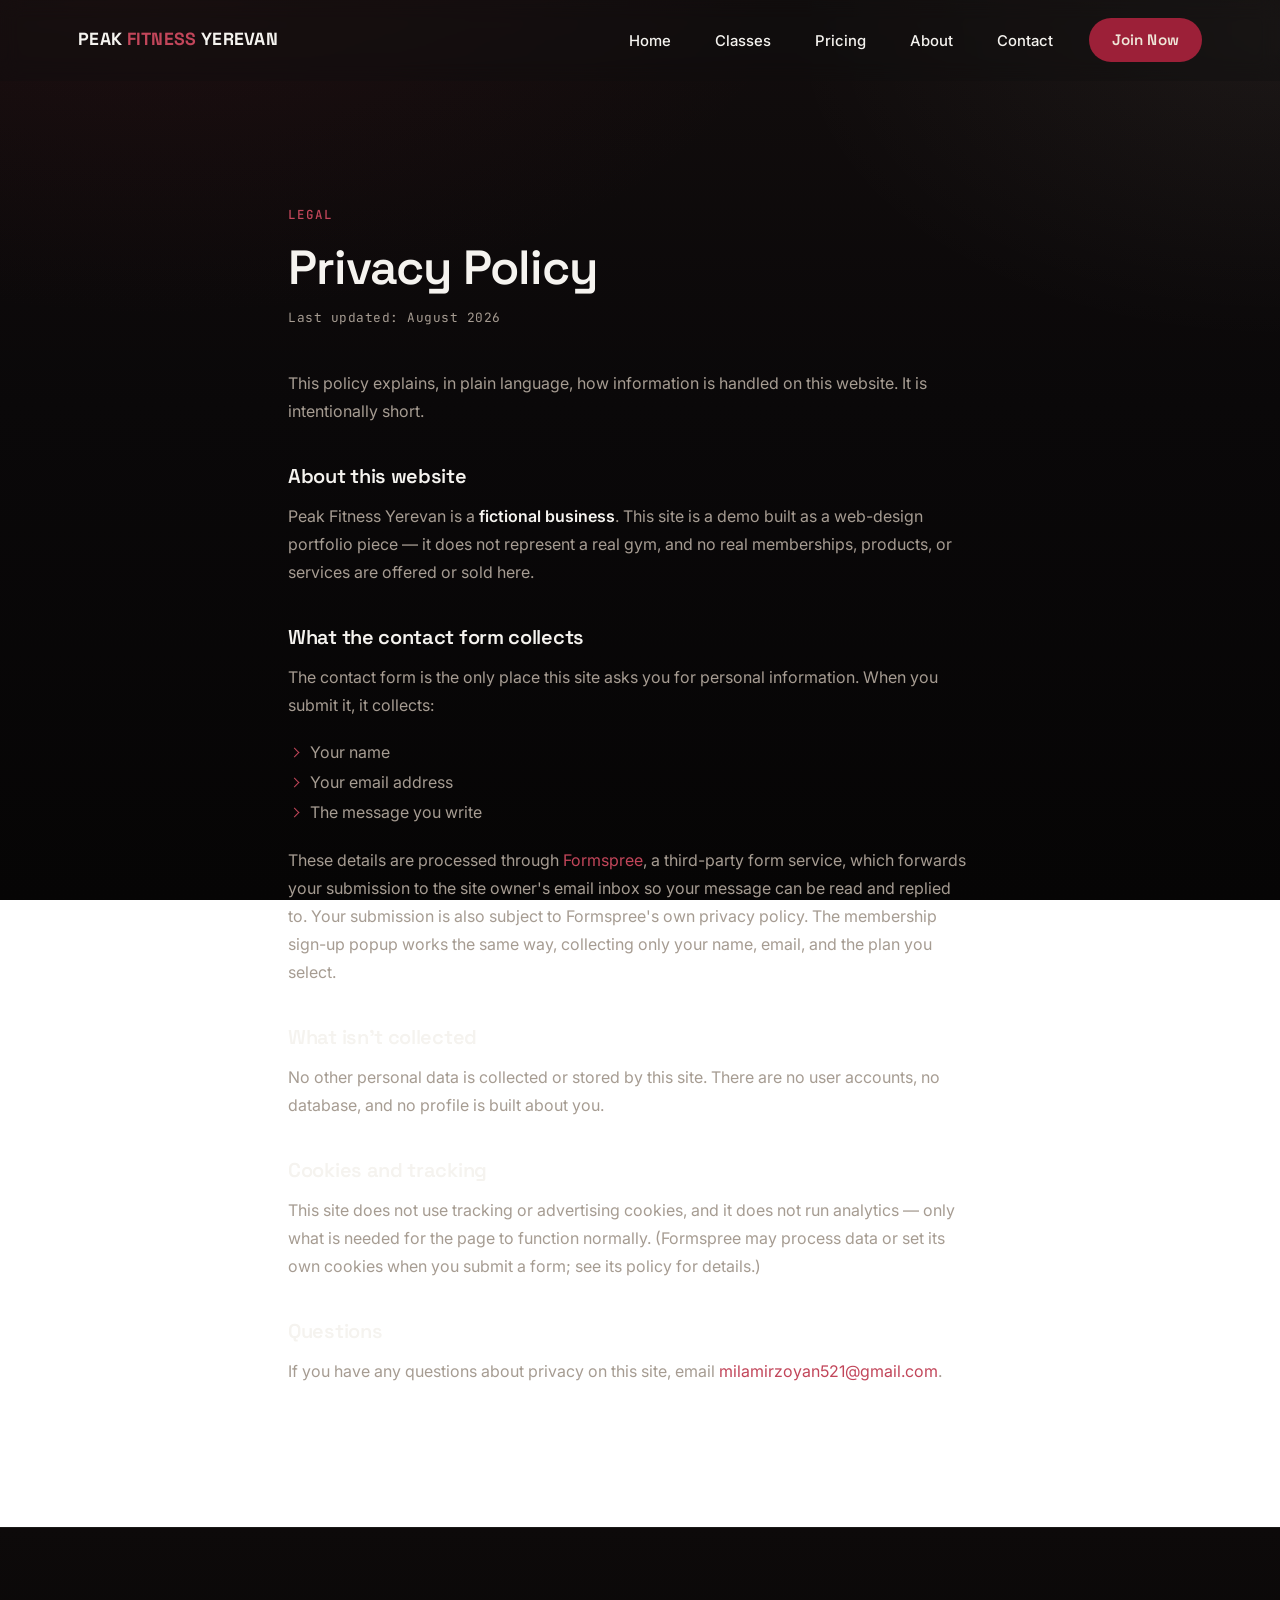
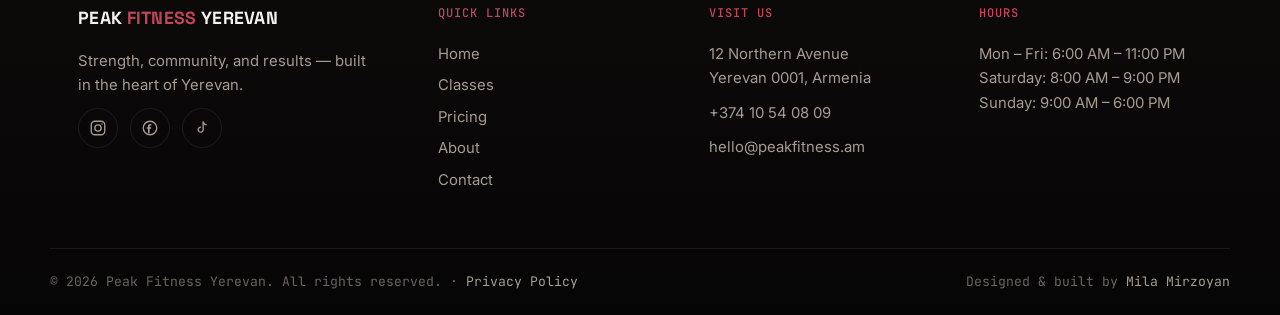
<file: privacy.html>
<!DOCTYPE html>
<html lang="en">
<head>
  <meta charset="UTF-8" />
  <meta name="viewport" content="width=device-width, initial-scale=1.0" />
  <title>Privacy Policy | Peak Fitness Yerevan</title>
  <meta name="description" content="Privacy policy for the Peak Fitness Yerevan demo website — what the contact form collects and how it is handled." />

  <!-- Space Grotesk = headings, Inter = body text, JetBrains Mono = small labels/eyebrows -->
  <link rel="preconnect" href="https://fonts.googleapis.com">
  <link rel="preconnect" href="https://fonts.gstatic.com" crossorigin>
  <link href="https://fonts.googleapis.com/css2?family=Space+Grotesk:wght@300;500;600;700&family=Inter:wght@400;500;600&family=JetBrains+Mono:wght@500&display=swap" rel="stylesheet">

  <link rel="stylesheet" href="css/style.css" />
</head>
<body>

  <!-- ===================== HEADER / NAV ===================== -->
  <header class="site-header" id="siteHeader">
    <div class="container header-inner">
      <a href="index.html" class="logo">PEAK <span>FITNESS</span> YEREVAN</a>

      <button class="nav-toggle" id="navToggle" aria-label="Toggle navigation" aria-expanded="false">
        <span></span>
        <span></span>
        <span></span>
      </button>

      <nav class="main-nav" id="mainNav">
        <ul>
          <li><a href="index.html#home">Home</a></li>
          <li><a href="index.html#classes">Classes</a></li>
          <li><a href="index.html#pricing">Pricing</a></li>
          <li><a href="index.html#about">About</a></li>
          <li><a href="index.html#contact">Contact</a></li>
        </ul>
        <a href="index.html#contact" class="btn btn-primary nav-cta">Join Now</a>
      </nav>
    </div>
  </header>

  <!-- ===================== PRIVACY CONTENT ===================== -->
  <main>
    <section class="section legal">
      <div class="container legal-inner">
        <p class="section-tag" data-reveal>Legal</p>
        <h1 class="section-title" data-reveal>Privacy Policy</h1>
        <p class="legal-updated" data-reveal>Last updated: August 2026</p>

        <div class="legal-body" data-reveal>
          <p>This policy explains, in plain language, how information is handled on this website. It is intentionally short.</p>

          <h2>About this website</h2>
          <p>Peak Fitness Yerevan is a <strong>fictional business</strong>. This site is a demo built as a web-design portfolio piece — it does not represent a real gym, and no real memberships, products, or services are offered or sold here.</p>

          <h2>What the contact form collects</h2>
          <p>The contact form is the only place this site asks you for personal information. When you submit it, it collects:</p>
          <ul class="legal-list">
            <li>Your name</li>
            <li>Your email address</li>
            <li>The message you write</li>
          </ul>
          <p>These details are processed through <a href="https://formspree.io" target="_blank" rel="noopener noreferrer">Formspree</a>, a third-party form service, which forwards your submission to the site owner's email inbox so your message can be read and replied to. Your submission is also subject to Formspree's own privacy policy. The membership sign-up popup works the same way, collecting only your name, email, and the plan you select.</p>

          <h2>What isn't collected</h2>
          <p>No other personal data is collected or stored by this site. There are no user accounts, no database, and no profile is built about you.</p>

          <h2>Cookies and tracking</h2>
          <p>This site does not use tracking or advertising cookies, and it does not run analytics — only what is needed for the page to function normally. (Formspree may process data or set its own cookies when you submit a form; see its policy for details.)</p>

          <h2>Questions</h2>
          <p>If you have any questions about privacy on this site, email <a href="mailto:milamirzoyan521@gmail.com">milamirzoyan521@gmail.com</a>.</p>
        </div>
      </div>
    </section>
  </main>

  <!-- ===================== FOOTER ===================== -->
  <footer class="site-footer">
    <div class="container footer-top">
      <div class="footer-col footer-brand">
        <a href="index.html" class="logo">PEAK <span>FITNESS</span> YEREVAN</a>
        <p class="footer-tagline">Strength, community, and results — built in the heart of Yerevan.</p>
        <div class="footer-social">
          <a href="#" class="social-icon" aria-label="Instagram" target="_blank" rel="noopener noreferrer">
            <svg viewBox="0 0 24 24" fill="none" stroke="currentColor" stroke-width="1.8"><rect x="3" y="3" width="18" height="18" rx="5"/><circle cx="12" cy="12" r="4.2"/><circle cx="17.3" cy="6.7" r="1" fill="currentColor" stroke="none"/></svg>
          </a>
          <a href="#" class="social-icon" aria-label="Facebook" target="_blank" rel="noopener noreferrer">
            <svg viewBox="0 0 24 24" fill="none" stroke="currentColor" stroke-width="1.8"><circle cx="12" cy="12" r="9"/><path d="M13.8 8.6h-1.2c-.7 0-1.1.4-1.1 1.2V11h2.2l-.3 2.1h-1.9V19h-2.2v-5.9H7.6V11h1.7V9.5c0-1.7 1-2.9 2.8-2.9h1.7v2z" fill="currentColor" stroke="none"/></svg>
          </a>
          <a href="#" class="social-icon" aria-label="TikTok" target="_blank" rel="noopener noreferrer">
            <svg viewBox="0 0 24 24" fill="none" stroke="currentColor" stroke-width="1.8"><path d="M13.5 3.5v10.8a3.3 3.3 0 11-2.9-3.28"/><path d="M13.5 3.5c.5 2.4 2.3 4.1 4.7 4.35"/></svg>
          </a>
        </div>
      </div>

      <div class="footer-col">
        <h4>Quick Links</h4>
        <ul>
          <li><a href="index.html#home">Home</a></li>
          <li><a href="index.html#classes">Classes</a></li>
          <li><a href="index.html#pricing">Pricing</a></li>
          <li><a href="index.html#about">About</a></li>
          <li><a href="index.html#contact">Contact</a></li>
        </ul>
      </div>

      <div class="footer-col">
        <h4>Visit Us</h4>
        <p>12 Northern Avenue<br />Yerevan 0001, Armenia</p>
        <p><a href="tel:+37410540809">+374 10 54 08 09</a></p>
        <p><a href="mailto:hello@peakfitness.am">hello@peakfitness.am</a></p>
      </div>

      <div class="footer-col">
        <h4>Hours</h4>
        <p>Mon – Fri: 6:00 AM – 11:00 PM<br />
           Saturday: 8:00 AM – 9:00 PM<br />
           Sunday: 9:00 AM – 6:00 PM</p>
      </div>
    </div>

    <div class="container footer-bottom">
      <p>&copy; 2026 Peak Fitness Yerevan. All rights reserved. &middot; <a href="privacy.html">Privacy Policy</a></p>
      <p class="footer-credit">Designed &amp; built by <a href="mailto:milamirzoyan521@gmail.com">Mila Mirzoyan</a></p>
    </div>
  </footer>

  <script src="js/script.js"></script>
</body>
</html>
</file>
<file: css/style.css>
/* =========================================================
   1. VARIABLES & RESET
   "Wine & Ivory" palette — a deeper, richer red (not stock
   template crimson), a warm near-black instead of flat black,
   and a supporting ivory/gold tone for premium accents.
   One place to change the whole site's theme if needed.
   ========================================================= */
:root {
  --bg: #0a0809;            /* page background (base) */
  --bg-elevated: #14100f;   /* section background, one step up */
  --surface: #1c1614;       /* card / panel background */
  --surface-2: #241c19;     /* hover state of a panel */

  --accent: #7c1d2e;        /* deep wine red — tags, borders, badges, decorative glows */
  --accent-text: #c2465a;   /* lighter wine-rose — used for text/links on dark backgrounds so it stays legible */
  --accent-dim: #4a1119;    /* darkest wine — text on light surfaces (badges) */
  --accent-btn: #9c2038;    /* punchier wine — button fills only */
  --accent-btn-hover: #b92944;

  --ivory: #efe6d8;         /* supporting accent — premium highlights, glows, borders */
  --ivory-soft: rgba(239, 230, 216, 0.12);

  --white: #f5f3ef;         /* warm off-white used as primary text color */
  --ink-muted: #a69c92;     /* warm muted gray for secondary/body copy */
  --hairline: rgba(239, 230, 216, 0.09);

  --font-heading: 'Space Grotesk', 'Segoe UI', sans-serif;
  --font-body: 'Inter', 'Segoe UI', sans-serif;
  --font-mono: 'JetBrains Mono', 'Courier New', monospace;
  /* Guaranteed glyph coverage for non-Latin characters (e.g. the
     Armenian Dram sign, ֏) that Space Grotesk / Inter don't include. */
  --font-safe: -apple-system, BlinkMacSystemFont, 'Segoe UI', 'Noto Sans', Arial, sans-serif;

  --max-width: 1180px;
  --radius: 10px;
  --ease: cubic-bezier(0.16, 1, 0.3, 1);
}

* {
  margin: 0;
  padding: 0;
  box-sizing: border-box;
}

html {
  scroll-behavior: smooth;
}

body {
  font-family: var(--font-body);
  color: var(--white);
  /* Subtle gradient + soft color glows instead of flat solid black —
     gives the dark background depth without looking "textured" or busy. */
  background:
    radial-gradient(1100px 650px at 12% -8%, rgba(124, 29, 46, 0.12), transparent 60%),
    radial-gradient(900px 560px at 100% 4%, rgba(239, 230, 216, 0.05), transparent 55%),
    linear-gradient(180deg, #120d0d 0%, #0a0809 45%, #060505 100%);
  background-attachment: fixed;
  line-height: 1.65;
  -webkit-font-smoothing: antialiased;
  overflow-x: hidden; /* the diagonal stripes can bleed slightly at the edge */
}

img {
  max-width: 100%;
  display: block;
}

a {
  text-decoration: none;
  color: inherit;
}

ul {
  list-style: none;
}

h1, h2, h3 {
  font-family: var(--font-heading);
  line-height: 1.15;
  font-weight: 600;
}

.container {
  width: 100%;
  max-width: var(--max-width);
  margin: 0 auto;
  padding: 0 28px;
}

.section {
  padding: 124px 0;
  position: relative;
}

.section-tag {
  color: var(--accent-text);
  font-family: var(--font-mono);
  font-weight: 500;
  letter-spacing: 2px;
  text-transform: uppercase;
  font-size: 0.78rem;
  margin-bottom: 16px;
}

.section-title {
  font-size: clamp(2rem, 4.2vw, 3rem);
  font-weight: 600;
  line-height: 1.08;
  margin-bottom: 20px;
  letter-spacing: -1px;
}

.section-desc {
  max-width: 580px;
  color: var(--ink-muted);
  margin-bottom: 64px;
  font-size: 1.1rem;
  line-height: 1.7;
}

/* Alternate background bands so sections read as distinct, not one
   continuous slab of black */
.classes, .about { background: var(--bg-elevated); }
.pricing, .contact { background: var(--bg); }
.class-details { background: var(--bg); }

/* Cohesive photography grade — the single most unifying move. Every
   content photo is pulled toward the same slightly-desaturated, higher-
   contrast register so a set of separate stock shots reads as one
   campaign shot for this brand. (Decorative/near-invisible images like
   the pricing background are intentionally excluded.) */
.hero-media img,
.card-media img,
.detail-media img,
.cta-media img,
.about-image img {
  filter: saturate(0.68) contrast(1.06) brightness(0.95);
}

/* =========================================================
   2. SCROLL-REVEAL ANIMATION
   Elements tagged data-reveal start faded/lowered, then a tiny
   bit of JS adds .is-visible when they scroll into view.
   ========================================================= */
[data-reveal] {
  opacity: 0;
  transform: translateY(24px);
  transition: opacity 0.7s var(--ease), transform 0.7s var(--ease);
}

[data-reveal].is-visible {
  opacity: 1;
  transform: translateY(0);
}

/* Container-level reveals that cascade their children in with a gentle
   stagger, rather than moving as one big block (which reads as "already
   there" by the time you scroll down to it). The container itself stays
   put; its children fade/slide in one after another. Used by the hero
   and each class-detail block. */
.hero-inner[data-reveal],
.detail-block[data-reveal] {
  opacity: 1;
  transform: none;
}

.hero-inner > *,
.detail-block .detail-media,
.detail-block .detail-text > * {
  opacity: 0;
  transform: translateY(18px);
  transition: opacity 0.65s var(--ease), transform 0.65s var(--ease),
              color 0.25s var(--ease);
}

.hero-inner.is-visible > *,
.detail-block.is-visible .detail-media,
.detail-block.is-visible .detail-text > * {
  opacity: 1;
  transform: none;
}

/* Stagger: each item starts a beat after the one before it */
.hero-inner.is-visible > *:nth-child(1) { transition-delay: 0.05s; }
.hero-inner.is-visible > *:nth-child(2) { transition-delay: 0.15s; }
.hero-inner.is-visible > *:nth-child(3) { transition-delay: 0.25s; }
.hero-inner.is-visible > *:nth-child(4) { transition-delay: 0.35s; }

.detail-block.is-visible .detail-media { transition-delay: 0.05s; }
.detail-block.is-visible .detail-text > *:nth-child(1) { transition-delay: 0.10s; }
.detail-block.is-visible .detail-text > *:nth-child(2) { transition-delay: 0.16s; }
.detail-block.is-visible .detail-text > *:nth-child(3) { transition-delay: 0.22s; }
.detail-block.is-visible .detail-text > *:nth-child(4) { transition-delay: 0.28s; }
.detail-block.is-visible .detail-text > *:nth-child(5) { transition-delay: 0.34s; }
.detail-block.is-visible .detail-text > *:nth-child(6) { transition-delay: 0.40s; }

@media (prefers-reduced-motion: reduce) {
  [data-reveal],
  .hero-inner > *,
  .detail-block .detail-media,
  .detail-block .detail-text > * {
    opacity: 1;
    transform: none;
    transition: none;
  }
  html { scroll-behavior: auto; }
}

/* =========================================================
   3. BUTTONS
   ========================================================= */
.btn {
  display: inline-block;
  padding: 15px 34px;
  border-radius: 999px; /* pill-shaped, site-wide */
  font-weight: 600;
  font-family: var(--font-heading);
  font-size: 0.95rem;
  /* Explicit line-height so every button is the same height in every
     section — without it, .btn inherited different line-heights (e.g. the
     pricing/contact buttons rendered ~5px shorter than the hero/detail ones). */
  line-height: 1.5;
  letter-spacing: 0.2px;
  text-align: center;
  cursor: pointer;
  border: 1.5px solid transparent;
  transition: transform 0.25s var(--ease), background 0.25s var(--ease),
              color 0.25s var(--ease), box-shadow 0.25s var(--ease),
              border-color 0.25s var(--ease), filter 0.25s var(--ease);
}

.btn-primary {
  background: var(--accent-btn);
  color: var(--ivory);
  box-shadow: 0 0 0 0 rgba(156, 32, 56, 0.5);
}

.btn-primary:hover {
  background: var(--accent-btn-hover);
  /* Primary CTAs are the clear main action, so they get a more noticeable
     lift + slight scale + a soft wine glow (secondary/outline buttons keep
     the restrained lift, so the primary always reads as the stronger cue). */
  transform: translateY(-3px) scale(1.03);
  box-shadow: 0 16px 34px -10px rgba(156, 32, 56, 0.55),
              0 0 0 1px rgba(239, 230, 216, 0.12);
}

/* Frosted-glass secondary button — sits on photos and dark surfaces
   throughout, so a translucent blur reads better than a solid box. */
.btn-outline {
  background: rgba(255, 255, 255, 0.06);
  border-color: rgba(255, 255, 255, 0.35);
  color: var(--white);
  backdrop-filter: blur(10px);
  -webkit-backdrop-filter: blur(10px);
}

.btn-outline:hover {
  border-color: rgba(255, 255, 255, 0.6);
  background: rgba(255, 255, 255, 0.12);
  transform: translateY(-2px);
}

/* Hero's secondary CTA sits on a busy photo, so a clean transparent
   hairline reads better here than the frosted-glass fill. Scoped to the
   hero only — the outline buttons elsewhere keep their frosted style. */
.hero-actions .btn-outline {
  background: transparent;
  border-width: 1px;
  border-color: rgba(255, 255, 255, 0.2);
  backdrop-filter: none;
  -webkit-backdrop-filter: none;
}

.hero-actions .btn-outline:hover {
  background: rgba(255, 255, 255, 0.06);
  border-color: rgba(255, 255, 255, 0.4);
}

/* =========================================================
   4. HEADER / NAVIGATION
   Turns into a blurred "glass" bar once you scroll past the hero.
   ========================================================= */
.site-header {
  position: sticky;
  top: 0;
  z-index: 200;
  /* Translucent + blurred from the start so the bar reads as floating
     over the page, not a solid strip — gets a touch more opaque on scroll. */
  background: rgba(15, 15, 15, 0.35);
  backdrop-filter: blur(10px);
  -webkit-backdrop-filter: blur(10px);
  border-bottom: 1px solid transparent;
  transition: background 0.35s var(--ease), border-color 0.35s var(--ease), backdrop-filter 0.35s var(--ease);
}

.site-header.scrolled {
  background: rgba(15, 15, 15, 0.7);
  backdrop-filter: blur(16px);
  -webkit-backdrop-filter: blur(16px);
  border-bottom-color: var(--hairline);
}

.header-inner {
  display: flex;
  align-items: center;
  justify-content: space-between;
  height: 80px;
}

.logo {
  display: inline-block;
  font-family: var(--font-heading);
  font-weight: 700;
  font-size: 1.1rem;
  color: var(--white);
  letter-spacing: 0.3px;
  transition: transform 0.25s var(--ease), text-shadow 0.25s var(--ease);
}

.logo span {
  color: var(--accent-text);
}

/* Clickable brand mark gets the same lift + soft wine glow as the primary
   CTAs, so its hover language is consistent with the main buttons. */
.logo:hover {
  transform: translateY(-1px);
  text-shadow: 0 6px 20px rgba(156, 32, 56, 0.5);
}

.main-nav {
  display: flex;
  align-items: center;
  gap: 36px;
}

.main-nav ul {
  display: flex;
  gap: 2.75rem;
}

.main-nav ul li a {
  position: relative;
  color: var(--white);
  font-weight: 500;
  font-size: 0.93rem;
  padding-bottom: 4px;
}

.main-nav ul li a::after {
  content: '';
  position: absolute;
  left: 0;
  bottom: 0;
  width: 0;
  height: 2px;
  background: var(--accent-text);
  transition: width 0.25s var(--ease);
}

.main-nav ul li a:hover::after {
  width: 100%;
}

.nav-cta {
  padding: 10px 22px;
}

.nav-toggle {
  display: none;
  flex-direction: column;
  justify-content: center;
  gap: 5px;
  background: none;
  border: none;
  cursor: pointer;
  width: 30px;
  height: 30px;
}

.nav-toggle span {
  display: block;
  height: 2px;
  width: 100%;
  background: var(--white);
  transition: transform 0.25s var(--ease), opacity 0.25s var(--ease);
}

/* =========================================================
   5. HERO
   Full-bleed photo with a dark scrim so the headline stays
   readable, plus the diagonal "cut" stripe marking the seam.
   ========================================================= */
.hero {
  position: relative;
  min-height: 92vh;
  display: flex;
  align-items: center;
  padding: 160px 0 120px;
  overflow: hidden;
}

.hero-media {
  position: absolute;
  inset: 0;
  z-index: 0;
}

.hero-media img {
  width: 100%;
  height: 100%;
  object-fit: cover;
  object-position: center 30%;
}

.hero-scrim {
  position: absolute;
  inset: 0;
  /* Directional fade: strong (85%) on the left where the headline sits,
     down to light (30%) on the right so the photo's own detail and
     lighting show through instead of a flat dark block. */
  background: linear-gradient(90deg, rgba(10,8,9,0.85) 0%, rgba(10,8,9,0.6) 42%, rgba(10,8,9,0.3) 100%);
}

.hero-inner {
  position: relative;
  z-index: 1;
  max-width: 760px;
}

.eyebrow {
  color: var(--accent-text);
  font-family: var(--font-mono);
  text-transform: uppercase;
  letter-spacing: 2.5px;
  font-weight: 500;
  font-size: 0.8rem;
  opacity: 0.8;
  margin-bottom: 20px;
}

.hero h1 {
  font-size: clamp(2.5rem, 6.2vw, 4.25rem);
  font-weight: 700;
  line-height: 1.04;
  margin-bottom: 26px;
  letter-spacing: -1.5px;
}

.hero-sub {
  font-size: 1.14rem;
  line-height: 1.7;
  color: #d7d0c9;
  max-width: 500px;
  margin: 0 0 44px;
}

.hero-actions {
  display: flex;
  gap: 16px;
  flex-wrap: wrap;
}

/* =========================================================
   6. CLASSES / SERVICES
   Each card is now a full <a> — the whole card is clickable and
   scrolls to a detailed section further down the page.
   ========================================================= */
.card-grid {
  display: grid;
  /* Four even columns so every card carries equal weight in one row —
     no single card stranded alone on a second row. */
  grid-template-columns: repeat(4, 1fr);
  gap: 26px;
}

/* 4 across on desktop → a balanced 2x2 on tablets → single column on phones */
@media (max-width: 1040px) {
  .card-grid {
    grid-template-columns: repeat(2, 1fr);
  }
}

@media (max-width: 560px) {
  .card-grid {
    grid-template-columns: 1fr;
  }
}

.card {
  display: block;
  background: rgba(255, 255, 255, 0.05);
  border: none;
  border-radius: var(--radius);
  overflow: hidden;
  transition: transform 0.4s var(--ease), background 0.4s var(--ease), box-shadow 0.4s var(--ease);
}

.card:hover {
  transform: translateY(-6px);
  background: rgba(255, 255, 255, 0.08);
  box-shadow: 0 24px 44px -18px rgba(0, 0, 0, 0.6);
}

.card-media {
  position: relative;
  aspect-ratio: 4 / 3;
  overflow: hidden;
}

.card-media img {
  width: 100%;
  height: 100%;
  object-fit: cover;
  transition: transform 0.6s var(--ease);
}

.card:hover .card-media img {
  transform: scale(1.08);
}

.card-media::after {
  content: '';
  position: absolute;
  inset: 0;
  background: linear-gradient(180deg, rgba(10,8,9,0) 40%, rgba(10,8,9,0.9) 100%);
}

.card-body {
  padding: 24px 24px 28px;
}

/* Numbered index that mirrors the "01 — Weightlifting" markers on the
   detail sections below, tying the card grid to those anchors as one
   sequence rather than four unrelated tiles. */
.card-index {
  display: block;
  font-family: var(--font-mono);
  font-size: 0.72rem;
  letter-spacing: 2px;
  color: var(--accent-text);
  margin-bottom: 9px;
}

.card-body h3 {
  font-size: 1.2rem;
  letter-spacing: -0.2px;
  margin-bottom: 10px;
}

.card-body p {
  color: var(--ink-muted);
  font-size: 0.94rem;
}

.card-cta {
  display: inline-flex;
  align-items: center;
  gap: 6px;
  margin-top: 16px;
  font-family: var(--font-mono);
  font-size: 0.76rem;
  text-transform: uppercase;
  letter-spacing: 0.7px;
  color: var(--accent-text);
}

.card-cta svg {
  width: 14px;
  height: 14px;
  transition: transform 0.3s var(--ease);
}

.card:hover .card-cta svg {
  transform: translateX(4px);
}

/* =========================================================
   8. MID-PAGE CTA BAND
   ========================================================= */
.cta-band {
  position: relative;
  z-index: 1;
}

.cta-media {
  position: absolute;
  inset: 0;
}

.cta-media img {
  width: 100%;
  height: 100%;
  object-fit: cover;
  object-position: center 20%;
}

.cta-scrim {
  position: absolute;
  inset: 0;
  /* Vignette instead of a flat top-to-bottom scrim — lets the photo
     read clearly through the center, darkening only toward the edges. */
  background: radial-gradient(ellipse at center, rgba(10,8,9,0.32) 0%, rgba(10,8,9,0.72) 65%, rgba(10,8,9,0.92) 100%);
}

.cta-inner {
  position: relative;
  z-index: 1;
  padding: 100px 28px;
  text-align: center;
  display: flex;
  flex-direction: column;
  align-items: center;
  gap: 34px;
}

.cta-inner .quote {
  font-family: var(--font-heading);
  font-weight: 600;
  text-transform: uppercase;
  font-size: clamp(1.5rem, 3.2vw, 2.4rem);
  line-height: 1.3;
  letter-spacing: 0.5px;
  max-width: 820px;
  text-shadow: 0 4px 24px rgba(0, 0, 0, 0.5);
}

/* =========================================================
   9. CLASS DETAILS
   Anchored sections the class cards scroll down to. Alternating
   media/text layout, separated by hairlines, echoing the About
   section's grid so it feels like the same design system.
   ========================================================= */
.class-details .container {
  padding-top: 8px;
}

.detail-block {
  display: grid;
  grid-template-columns: 0.95fr 1.05fr;
  gap: 64px;
  align-items: center;
  padding: 68px 0;
  scroll-margin-top: 100px;
}

.detail-block:not(:first-child) {
  border-top: 1px solid var(--hairline);
}

.detail-block.reverse {
  grid-template-columns: 1.05fr 0.95fr;
}

.detail-block.reverse .detail-media {
  order: 2;
}

.detail-block.reverse .detail-text {
  order: 1;
}

.detail-media {
  position: relative;
  border-radius: var(--radius);
  overflow: hidden;
  aspect-ratio: 4 / 3;
  border: 1px solid var(--hairline);
}

.detail-media img {
  width: 100%;
  height: 100%;
  object-fit: cover;
}

.detail-back {
  display: inline-flex;
  align-items: center;
  gap: 6px;
  font-family: var(--font-mono);
  font-size: 0.78rem;
  text-transform: uppercase;
  letter-spacing: 0.6px;
  color: var(--ink-muted);
  margin-bottom: 20px;
  transition: color 0.25s var(--ease);
}

.detail-back:hover {
  color: var(--accent-text);
}

.detail-text .section-tag {
  margin-bottom: 12px;
}

.detail-text h2 {
  font-size: clamp(1.5rem, 3vw, 2.1rem);
  margin-bottom: 16px;
  letter-spacing: -0.4px;
}

.detail-text > p {
  color: var(--ink-muted);
  max-width: 520px;
  margin-bottom: 24px;
}

.detail-list {
  display: flex;
  flex-direction: column;
  gap: 13px;
  margin-bottom: 30px;
}

.detail-list li {
  display: flex;
  align-items: flex-start;
  gap: 11px;
  font-size: 0.95rem;
  color: #ddd6cd;
}

/* Small accent chevron marker — echoes the "→" arrow used on the class
   cards, so the benefit lists feel intentional rather than punctuated
   with a stray em-dash. */
.detail-list li .detail-bullet {
  flex-shrink: 0;
  width: 6px;
  height: 6px;
  margin-top: 7px;
  border-right: 1.6px solid var(--accent-text);
  border-bottom: 1.6px solid var(--accent-text);
  transform: rotate(-45deg);
}

.detail-actions {
  display: flex;
  gap: 14px;
  flex-wrap: wrap;
}

/* Match the pair to the same width so "Book This Class" and "See Pricing"
   read as an even set (they already share height/padding/font; only the
   label lengths differed). */
.detail-actions .btn {
  min-width: 190px;
}

/* =========================================================
   10. PRICING
   Featured plan is now distinguished with a refined
   gradient-line border + soft glow, not a full color block.
   ========================================================= */
.pricing {
  position: relative;
  overflow: hidden;
}

.pricing-bg {
  position: absolute;
  inset: 0;
  z-index: 0;
}

.pricing-bg img {
  width: 100%;
  height: 100%;
  object-fit: cover;
  opacity: 0.12;
}

.pricing-bg::after {
  content: '';
  position: absolute;
  inset: 0;
  background: linear-gradient(180deg, var(--bg) 0%, rgba(10,8,9,0.85) 50%, var(--bg) 100%);
}

.pricing .container {
  position: relative;
  z-index: 1;
}

.pricing-grid {
  display: grid;
  grid-template-columns: repeat(auto-fit, minmax(270px, 1fr));
  gap: 30px;
  align-items: stretch;
}

.price-card {
  background: var(--surface);
  border: 1px solid var(--hairline);
  border-radius: var(--radius);
  padding: 42px 32px;
  text-align: center;
  display: flex;
  flex-direction: column;
  position: relative;
  z-index: 1;
  transition: transform 0.4s var(--ease), box-shadow 0.4s var(--ease), border-color 0.4s var(--ease);
}

/* Soft colored glow that expands in from behind the card on hover —
   sits behind everything via z-index:-1, independent of the featured
   card's gradient-line border (::before). */
.price-card::after {
  content: '';
  position: absolute;
  inset: -20px;
  z-index: -1;
  border-radius: calc(var(--radius) + 20px);
  background: radial-gradient(circle at 50% 35%, rgba(124, 29, 46, 0.5), transparent 70%);
  opacity: 0;
  transform: scale(0.92);
  filter: blur(20px);
  transition: opacity 0.45s var(--ease), transform 0.45s var(--ease);
  pointer-events: none;
}

.price-card:hover {
  transform: translateY(-8px) scale(1.02);
  box-shadow: 0 22px 44px -18px rgba(0, 0, 0, 0.6), 0 0 0 1px rgba(239, 230, 216, 0.06);
  border-color: rgba(239, 230, 216, 0.18);
}

.price-card:hover::after {
  opacity: 1;
  transform: scale(1.06);
}

.price-card.featured {
  background: var(--surface);
  border-color: rgba(239, 230, 216, 0.3);
  transform: scale(1.04);
  box-shadow:
    0 0 0 1px rgba(239, 230, 216, 0.05),
    0 30px 60px -20px rgba(124, 29, 46, 0.4),
    0 0 46px -12px rgba(239, 230, 216, 0.18);
}

/* Thin gradient-line border wrapped around the featured card —
   the "highlight, not a color block" treatment. */
.price-card.featured::before {
  content: '';
  position: absolute;
  inset: 0;
  border-radius: inherit;
  padding: 1px;
  background: linear-gradient(150deg, rgba(239, 230, 216, 0.55), rgba(124, 29, 46, 0.45) 55%, rgba(239, 230, 216, 0.15));
  -webkit-mask: linear-gradient(#000 0 0) content-box, linear-gradient(#000 0 0);
  -webkit-mask-composite: xor;
  mask-composite: exclude;
  pointer-events: none;
}

.price-card.featured:hover {
  transform: scale(1.04) translateY(-8px);
  box-shadow:
    0 0 0 1px rgba(239, 230, 216, 0.08),
    0 34px 68px -18px rgba(124, 29, 46, 0.5),
    0 0 54px -10px rgba(239, 230, 216, 0.24);
}

.badge {
  position: absolute;
  top: -14px;
  left: 50%;
  transform: translateX(-50%);
  background: var(--ivory);
  color: var(--accent-dim);
  font-family: var(--font-mono);
  font-size: 0.7rem;
  font-weight: 500;
  padding: 6px 16px;
  border-radius: 20px;
  text-transform: uppercase;
  letter-spacing: 0.8px;
  box-shadow: 0 8px 20px -8px rgba(0, 0, 0, 0.5);
}

.plan-meta {
  font-family: var(--font-mono);
  font-size: 0.72rem;
  text-transform: uppercase;
  letter-spacing: 1px;
  color: var(--ink-muted);
  margin-bottom: 16px;
}

.price-card h3 {
  font-size: 1.25rem;
  margin-bottom: 16px;
}

.price-card .price {
  font-family: var(--font-heading);
  font-size: 2.4rem;
  font-weight: 700;
  margin-bottom: 28px;
  letter-spacing: -1px;
  color: var(--ivory);
}

/* Isolates the Armenian Dram sign in a font stack with verified glyph
   coverage — Space Grotesk doesn't include Armenian characters, and
   without this it was silently falling back to a mismatched glyph. */
.price-card .price .currency {
  font-family: var(--font-safe);
  font-weight: 600;
}

.price-card .price span:not(.currency) {
  font-size: 1rem;
  font-weight: 400;
  color: var(--ink-muted);
  font-family: var(--font-body);
}

.price-card ul {
  margin-bottom: 32px;
  flex-grow: 1;
  text-align: left;
}

.price-card ul li {
  padding: 10px 0;
  border-bottom: 1px solid var(--hairline);
  font-size: 0.92rem;
  color: #d8d2c9;
}

.price-card.featured ul li {
  border-bottom-color: rgba(239, 230, 216, 0.14);
}

/* =========================================================
   11. ABOUT
   ========================================================= */
.about-inner {
  display: grid;
  grid-template-columns: 1.05fr 0.95fr;
  gap: 64px;
  align-items: center;
}

.about-text p {
  color: var(--ink-muted);
  max-width: 52ch;
  margin-bottom: 18px;
}

.stats {
  display: flex;
  margin-top: 48px;
  flex-wrap: wrap;
}

.stat {
  display: flex;
  flex-direction: column;
  padding: 0 40px;
  border-left: 1px solid rgba(239, 230, 216, 0.16);
}

.stat:first-child {
  padding-left: 0;
  border-left: none;
}

.stat-num {
  font-family: var(--font-heading);
  font-size: clamp(2.5rem, 4.2vw, 3.1rem);
  font-weight: 300;
  line-height: 1;
  letter-spacing: -1.5px;
  color: var(--ivory);
}

.stat-label {
  font-family: var(--font-mono);
  font-size: 0.73rem;
  color: var(--ink-muted);
  text-transform: uppercase;
  letter-spacing: 1px;
  margin-top: 10px;
}

.about-image {
  position: relative;
  /* Stretch to match the text column's natural height instead of forcing
     a fixed portrait ratio, so the two sides line up cleanly. The image
     is absolutely positioned so it fills that height without dictating it. */
  align-self: stretch;
  min-height: 320px;
  border-radius: var(--radius);
  overflow: hidden;
  border: 1px solid var(--hairline);
}

.about-image img {
  position: absolute;
  inset: 0;
  width: 100%;
  height: 100%;
  object-fit: cover;
}

/* =========================================================
   12. CONTACT
   A dark, translucent glass card with borderless, bottom-line-only
   inputs. Submitting swaps the form for a thank-you confirmation panel.
   ========================================================= */
.contact-grid {
  display: grid;
  grid-template-columns: 1.3fr 1fr;
  gap: 56px;
}

.contact-form-wrap {
  background: rgba(255, 255, 255, 0.04);
  backdrop-filter: blur(18px);
  -webkit-backdrop-filter: blur(18px);
  border: 1px solid var(--hairline);
  color: var(--white);
  padding: 40px;
  border-radius: var(--radius);
  box-shadow: 0 30px 60px -20px rgba(0, 0, 0, 0.55);
  position: relative;
}

.contact-form {
  display: flex;
  flex-direction: column;
}

.contact-form[hidden] {
  display: none;
}

.contact-form label {
  font-weight: 600;
  font-size: 0.88rem;
  margin-bottom: 7px;
  margin-top: 18px;
}

.contact-form label:first-child {
  margin-top: 0;
}

.contact-form input,
.contact-form textarea {
  font-family: var(--font-body);
  background: transparent;
  color: var(--white);
  padding: 13px 4px;
  border: none;
  border-bottom: 1.5px solid rgba(239, 230, 216, 0.2);
  border-radius: 0;
  font-size: 0.95rem;
  resize: vertical;
  transition: border-color 0.25s var(--ease);
}

.contact-form input::placeholder,
.contact-form textarea::placeholder {
  color: var(--ink-muted);
  opacity: 1;
}

.contact-form input:focus,
.contact-form textarea:focus {
  outline: none;
  border-bottom-color: var(--accent-btn);
}

.contact-form button {
  margin-top: 26px;
  align-self: flex-start;
}

/* Inline submission error — sits above the button, sharing the wine
   accent so it reads as part of the form, not a jarring browser alert. */
.form-error {
  margin-top: 20px;
  padding: 12px 16px;
  border: 1px solid rgba(194, 70, 90, 0.4);
  border-left: 3px solid var(--accent-text);
  border-radius: 6px;
  background: rgba(124, 29, 46, 0.12);
  color: #eab4bd;
  font-size: 0.9rem;
  line-height: 1.5;
}

.form-error[hidden] {
  display: none;
}

.form-success {
  display: flex;
  flex-direction: column;
  align-items: flex-start;
  justify-content: center;
  min-height: 424px;
  gap: 14px;
}

.form-success[hidden] {
  display: none;
}

.form-success-icon {
  width: 54px;
  height: 54px;
  border-radius: 50%;
  background: rgba(124, 29, 46, 0.1);
  display: flex;
  align-items: center;
  justify-content: center;
  color: var(--accent);
  margin-bottom: 4px;
}

.form-success-icon svg {
  width: 26px;
  height: 26px;
}

.form-success h3 {
  font-size: 1.4rem;
  font-weight: 600;
}

.form-success p {
  color: var(--ink-muted);
  max-width: 400px;
}

.form-success .btn {
  margin-top: 12px;
}

.contact-info {
  display: flex;
  flex-direction: column;
  gap: 32px;
}

.info-block h3 {
  font-family: var(--font-mono);
  font-size: 0.78rem;
  text-transform: uppercase;
  letter-spacing: 1px;
  margin-bottom: 10px;
  color: var(--accent-text);
  font-weight: 500;
}

.info-block p {
  color: var(--ink-muted);
  font-size: 0.98rem;
  line-height: 1.7;
}

.info-block a {
  color: var(--ink-muted);
  transition: color 0.25s var(--ease);
}

.info-block a:hover {
  color: var(--white);
}

/* =========================================================
   13. FOOTER
   Expanded into a full site map: brand + tagline + social,
   quick links, visit info, and hours — instead of a single line.
   ========================================================= */
.site-footer {
  background: linear-gradient(180deg, #0d0a0a 0%, #060505 100%);
  color: var(--white);
  padding-top: 76px;
  border-top: 1px solid var(--hairline);
}

.footer-top {
  display: grid;
  grid-template-columns: 1.4fr 1fr 1fr 1fr;
  gap: 48px;
  padding-bottom: 56px;
}

.footer-brand .logo {
  display: inline-block;
  margin-bottom: 16px;
}

.footer-tagline {
  color: var(--ink-muted);
  font-size: 0.95rem;
  max-width: 300px;
  margin-bottom: 26px;
}

.footer-social {
  display: flex;
  gap: 12px;
}

.social-icon {
  width: 40px;
  height: 40px;
  border-radius: 50%;
  border: 1px solid var(--hairline);
  display: flex;
  align-items: center;
  justify-content: center;
  color: var(--ink-muted);
  transition: color 0.3s var(--ease), border-color 0.3s var(--ease),
              transform 0.3s var(--ease), background 0.3s var(--ease);
}

.social-icon svg {
  width: 18px;
  height: 18px;
}

.social-icon:hover {
  color: var(--ivory);
  border-color: rgba(239, 230, 216, 0.4);
  background: rgba(239, 230, 216, 0.06);
  transform: translateY(-3px);
}

.footer-col h4 {
  font-family: var(--font-mono);
  font-size: 0.75rem;
  text-transform: uppercase;
  letter-spacing: 1px;
  color: var(--accent-text);
  margin-bottom: 18px;
  font-weight: 500;
}

.footer-col ul {
  display: flex;
  flex-direction: column;
  gap: 7px;
}

.footer-col ul a {
  /* Block so each link's box hugs its own 0.93rem line-height. As inline
     text the links inherited the <li>'s 16px line-box and rendered ~4px
     lower than the paragraph text in the other footer columns. */
  display: block;
  color: var(--ink-muted);
  font-size: 0.93rem;
  transition: color 0.25s var(--ease);
}

.footer-col ul a:hover {
  color: var(--white);
}

.footer-col p {
  color: var(--ink-muted);
  font-size: 0.93rem;
  margin-bottom: 10px;
}

.footer-col p a {
  color: var(--ink-muted);
  transition: color 0.25s var(--ease);
}

.footer-col p a:hover {
  color: var(--white);
}

.footer-bottom {
  border-top: 1px solid var(--hairline);
  padding: 22px 0;
  display: flex;
  align-items: center;
  justify-content: space-between;
  flex-wrap: wrap;
  gap: 12px;
}

.footer-bottom p {
  color: #6b6360;
  font-size: 0.82rem;
  font-family: var(--font-mono);
}

/* Footer-bottom links (the Privacy Policy link and the designer credit) —
   a muted register a touch brighter than the copyright text, lifting to
   white on hover so they read as quiet, tappable links. */
.footer-bottom a {
  color: var(--ink-muted);
  transition: color 0.25s var(--ease);
}

.footer-bottom a:hover {
  color: var(--white);
}

/* =========================================================
   PRIVACY / LEGAL PAGE
   A simple, readable prose column that reuses the site's type
   scale and wine accent so the standalone page feels native.
   ========================================================= */
.legal-inner {
  max-width: 760px;
}

.legal-updated {
  color: var(--ink-muted);
  font-family: var(--font-mono);
  font-size: 0.8rem;
  letter-spacing: 0.5px;
  margin-top: -6px;
  margin-bottom: 40px;
}

.legal-body p {
  color: var(--ink-muted);
  line-height: 1.75;
  margin-bottom: 18px;
  max-width: 68ch;
}

.legal-body strong {
  color: var(--white);
  font-weight: 600;
}

.legal-body h2 {
  font-size: 1.25rem;
  letter-spacing: -0.3px;
  margin-top: 40px;
  margin-bottom: 14px;
}

.legal-body a {
  color: var(--accent-text);
  transition: color 0.25s var(--ease);
}

.legal-body a:hover {
  color: var(--white);
}

.legal-list {
  margin: 0 0 18px;
}

.legal-list li {
  position: relative;
  padding-left: 22px;
  color: var(--ink-muted);
  line-height: 1.9;
}

/* Same small accent chevron used by the class-detail lists */
.legal-list li::before {
  content: '';
  position: absolute;
  left: 3px;
  top: 12px;
  width: 6px;
  height: 6px;
  border-right: 1.6px solid var(--accent-text);
  border-bottom: 1.6px solid var(--accent-text);
  transform: rotate(-45deg);
}

/* =========================================================
   SIGNUP / INQUIRY MODAL
   Opened from the pricing plan buttons; posts to the same
   Formspree endpoint as the contact form.
   ========================================================= */
body.modal-open {
  overflow: hidden;
}

.modal {
  position: fixed;
  inset: 0;
  z-index: 500;
  display: flex;
  align-items: center;
  justify-content: center;
  padding: 24px;
}

.modal[hidden] {
  display: none;
}

.modal-backdrop {
  position: absolute;
  inset: 0;
  background: rgba(6, 5, 5, 0.72);
  backdrop-filter: blur(6px);
  -webkit-backdrop-filter: blur(6px);
  animation: modalFade 0.25s var(--ease);
}

.modal-dialog {
  position: relative;
  width: 100%;
  max-width: 460px;
  max-height: calc(100vh - 48px);
  overflow-y: auto;
  background: linear-gradient(180deg, #17110f 0%, #100c0b 100%);
  border: 1px solid rgba(239, 230, 216, 0.14);
  border-radius: 14px;
  padding: 42px 40px;
  box-shadow: 0 40px 90px -30px rgba(0, 0, 0, 0.8);
  animation: modalRise 0.3s var(--ease);
}

@keyframes modalFade {
  from { opacity: 0; }
  to   { opacity: 1; }
}

@keyframes modalRise {
  from { opacity: 0; transform: translateY(16px) scale(0.98); }
  to   { opacity: 1; transform: none; }
}

.modal-close {
  position: absolute;
  top: 16px;
  right: 16px;
  width: 36px;
  height: 36px;
  display: flex;
  align-items: center;
  justify-content: center;
  border: none;
  border-radius: 50%;
  background: rgba(255, 255, 255, 0.05);
  color: var(--ink-muted);
  cursor: pointer;
  transition: color 0.25s var(--ease), background 0.25s var(--ease);
}

.modal-close:hover {
  color: var(--white);
  background: rgba(255, 255, 255, 0.1);
}

.modal-close svg {
  width: 18px;
  height: 18px;
}

.modal-panel > .section-tag {
  margin-bottom: 10px;
}

.modal-dialog h3 {
  font-size: 1.5rem;
  letter-spacing: -0.4px;
  margin-bottom: 10px;
}

.modal-sub {
  color: var(--ink-muted);
  font-size: 0.95rem;
  line-height: 1.6;
  margin-bottom: 26px;
}

.modal-form {
  display: flex;
  flex-direction: column;
}

.modal-form label {
  font-weight: 600;
  font-size: 0.85rem;
  margin-bottom: 7px;
  margin-top: 16px;
}

.modal-form label:first-of-type {
  margin-top: 0;
}

.modal-form input,
.modal-form select {
  font-family: var(--font-body);
  background: transparent;
  color: var(--white);
  padding: 12px 4px;
  border: none;
  border-bottom: 1.5px solid rgba(239, 230, 216, 0.2);
  border-radius: 0;
  font-size: 0.95rem;
  transition: border-color 0.25s var(--ease);
}

.modal-form select option {
  background: #17110f;
  color: var(--white);
}

.modal-form input::placeholder {
  color: var(--ink-muted);
  opacity: 1;
}

.modal-form input:focus,
.modal-form select:focus {
  outline: none;
  border-bottom-color: var(--accent-btn);
}

.modal-form .form-error {
  margin-top: 18px;
}

.modal-form button[type="submit"] {
  margin-top: 26px;
  width: 100%;
}

.modal-success {
  display: flex;
  flex-direction: column;
  align-items: flex-start;
  gap: 12px;
}

.modal-success[hidden] {
  display: none;
}

.modal-success h3 {
  font-size: 1.35rem;
}

.modal-success p {
  color: var(--ink-muted);
}

.modal-success .btn {
  margin-top: 10px;
}

@media (prefers-reduced-motion: reduce) {
  .modal-backdrop,
  .modal-dialog {
    animation: none;
  }
}

/* =========================================================
   14. RESPONSIVE / MOBILE
   ========================================================= */
@media (max-width: 900px) {
  .about-inner,
  .contact-grid {
    grid-template-columns: 1fr;
  }

  .about-image {
    order: -1;
    aspect-ratio: 16 / 10;
    min-height: 0;
  }

  .detail-block,
  .detail-block.reverse {
    grid-template-columns: 1fr;
  }

  .detail-block .detail-media,
  .detail-block.reverse .detail-media {
    order: -1;
  }

  .nav-toggle {
    display: flex;
  }

  .main-nav {
    position: absolute;
    top: 80px;
    left: 0;
    right: 0;
    background: rgba(10, 8, 9, 0.98);
    backdrop-filter: blur(14px);
    flex-direction: column;
    align-items: flex-start;
    gap: 0;
    /* No vertical padding or visible border while collapsed, so the box
       is truly 0px tall and nothing (e.g. the first "Home" link) peeks
       out below the header until the menu is opened. */
    padding: 0 28px;
    max-height: 0;
    overflow: hidden;
    border-bottom: 1px solid transparent;
    transition: max-height 0.35s var(--ease), padding 0.35s var(--ease),
                border-color 0.35s var(--ease);
  }

  .main-nav.open {
    max-height: 420px;
    padding-top: 10px;
    padding-bottom: 26px;
    border-bottom-color: var(--hairline);
  }

  .main-nav ul {
    flex-direction: column;
    width: 100%;
    gap: 0;
  }

  .main-nav ul li {
    width: 100%;
    border-bottom: 1px solid var(--hairline);
  }

  .main-nav ul a {
    display: block;
    padding: 14px 0;
  }

  .nav-cta {
    margin-top: 16px;
  }

  .nav-toggle.open span:nth-child(1) {
    transform: translateY(7px) rotate(45deg);
  }

  .nav-toggle.open span:nth-child(2) {
    opacity: 0;
  }

  .nav-toggle.open span:nth-child(3) {
    transform: translateY(-7px) rotate(-45deg);
  }

  .footer-top {
    grid-template-columns: 1fr 1fr;
  }

  .footer-brand {
    grid-column: 1 / -1;
  }
}

@media (max-width: 600px) {
  .section {
    padding: 72px 0;
  }

  .modal {
    padding: 16px;
  }

  .modal-dialog {
    padding: 34px 22px;
  }

  .hero {
    min-height: unset;
    padding: 140px 0 80px;
  }

  .cta-inner {
    padding: 72px 24px;
  }

  .price-card.featured {
    transform: none;
  }

  .price-card.featured:hover {
    transform: translateY(-6px);
  }

  .hero-actions,
  .detail-actions {
    flex-direction: column;
    align-items: stretch;
  }

  .stats {
    flex-direction: column;
    gap: 24px;
  }

  .stat {
    padding: 0 !important;
    border-left: none !important;
  }

  .detail-block {
    padding: 48px 0;
  }

  .footer-top {
    grid-template-columns: 1fr;
    gap: 36px;
  }
}
</file>
